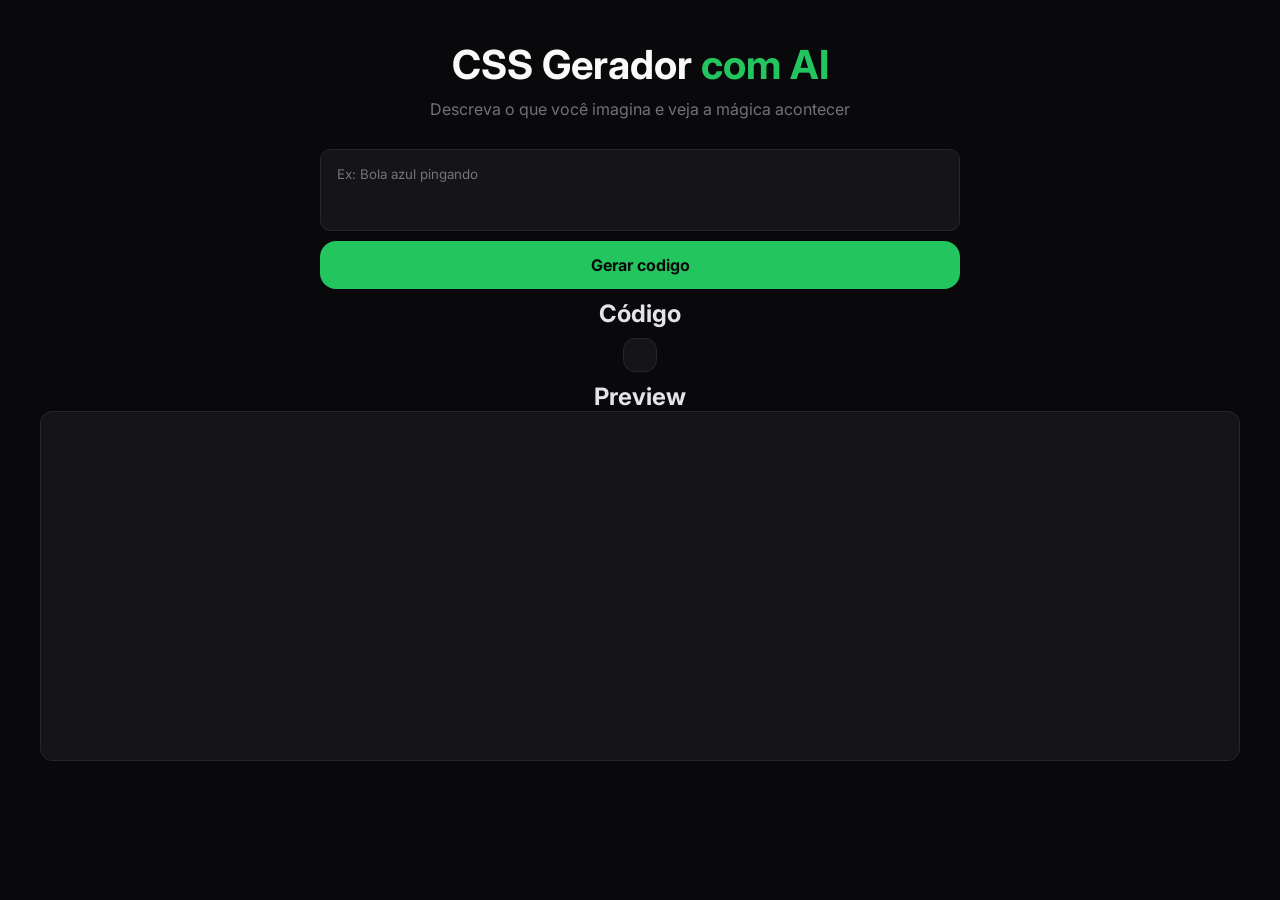
<file: projetos/css gerador/geradorIA.html>
<!DOCTYPE html>
<html lang="pt-BR">

<head>
    <meta charset="UTF-8">
    <meta name="viewport" content="width=device-width, initial-scale=1.0">
    <link rel="stylesheet" href="geradorIA.css">
    <link rel="preconnect" href="https://fonts.googleapis.com">
    <link rel="preconnect" href="https://fonts.gstatic.com" crossorigin>
    <link
        href="https://fonts.googleapis.com/css2?family=Inter:ital,opsz,wght@0,14..32,100..900;1,14..32,100..900&display=swap"
        rel="stylesheet">
    <title>Portifolio</title>
</head>

<body>
    <h1>
        CSS Gerador <span>com AI</span>
    </h1>

    <p>Descreva o que você imagina e veja a mágica acontecer</p>

    <textarea class="caixa-texto" rows="3" placeholder="Ex: Bola azul pingando"></textarea>

    <button class="botao-gerar">Gerar codigo</button>

    <h2>Código</h2>
    <p class="bloco-codigo"></p>

    <h2>Preview</h2>
    <iframe class="resultado-codigo"></iframe>

</body>

<script src="scripts.js">
    
</script>

</html>
</file>
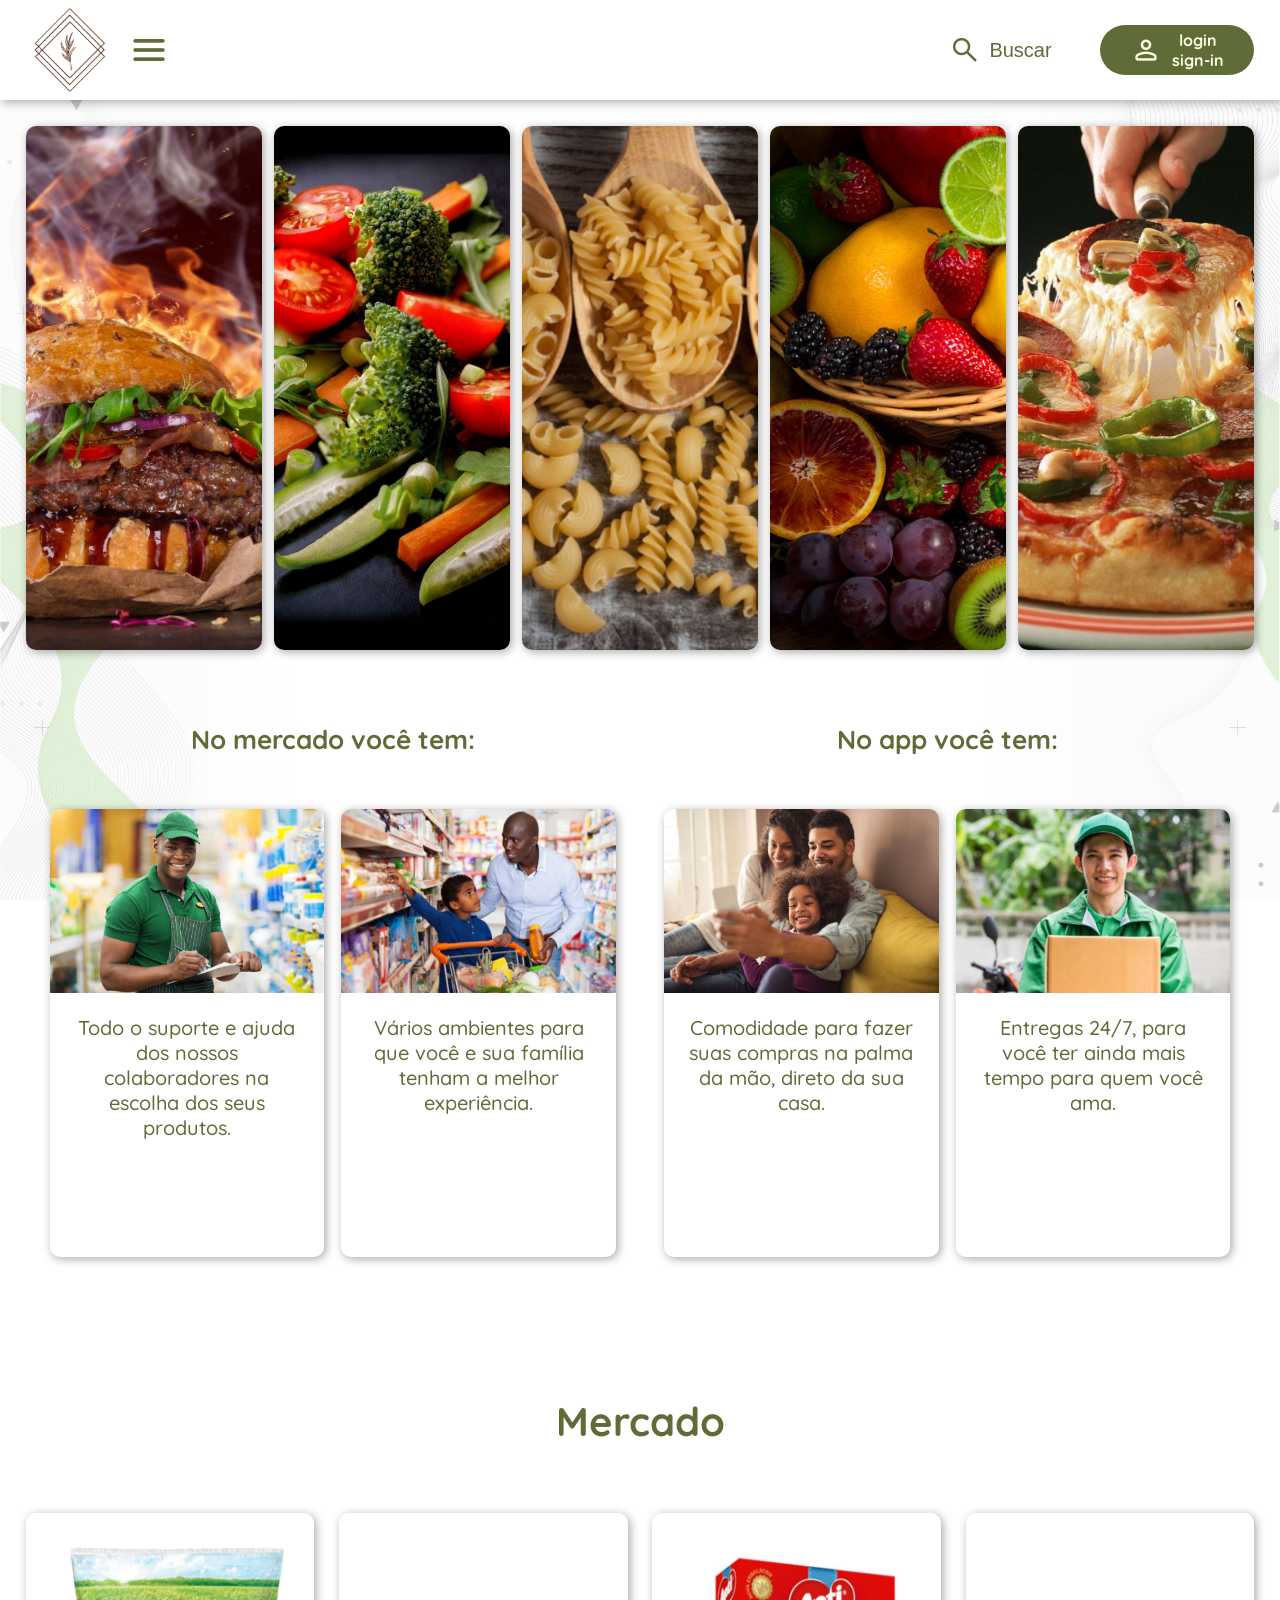
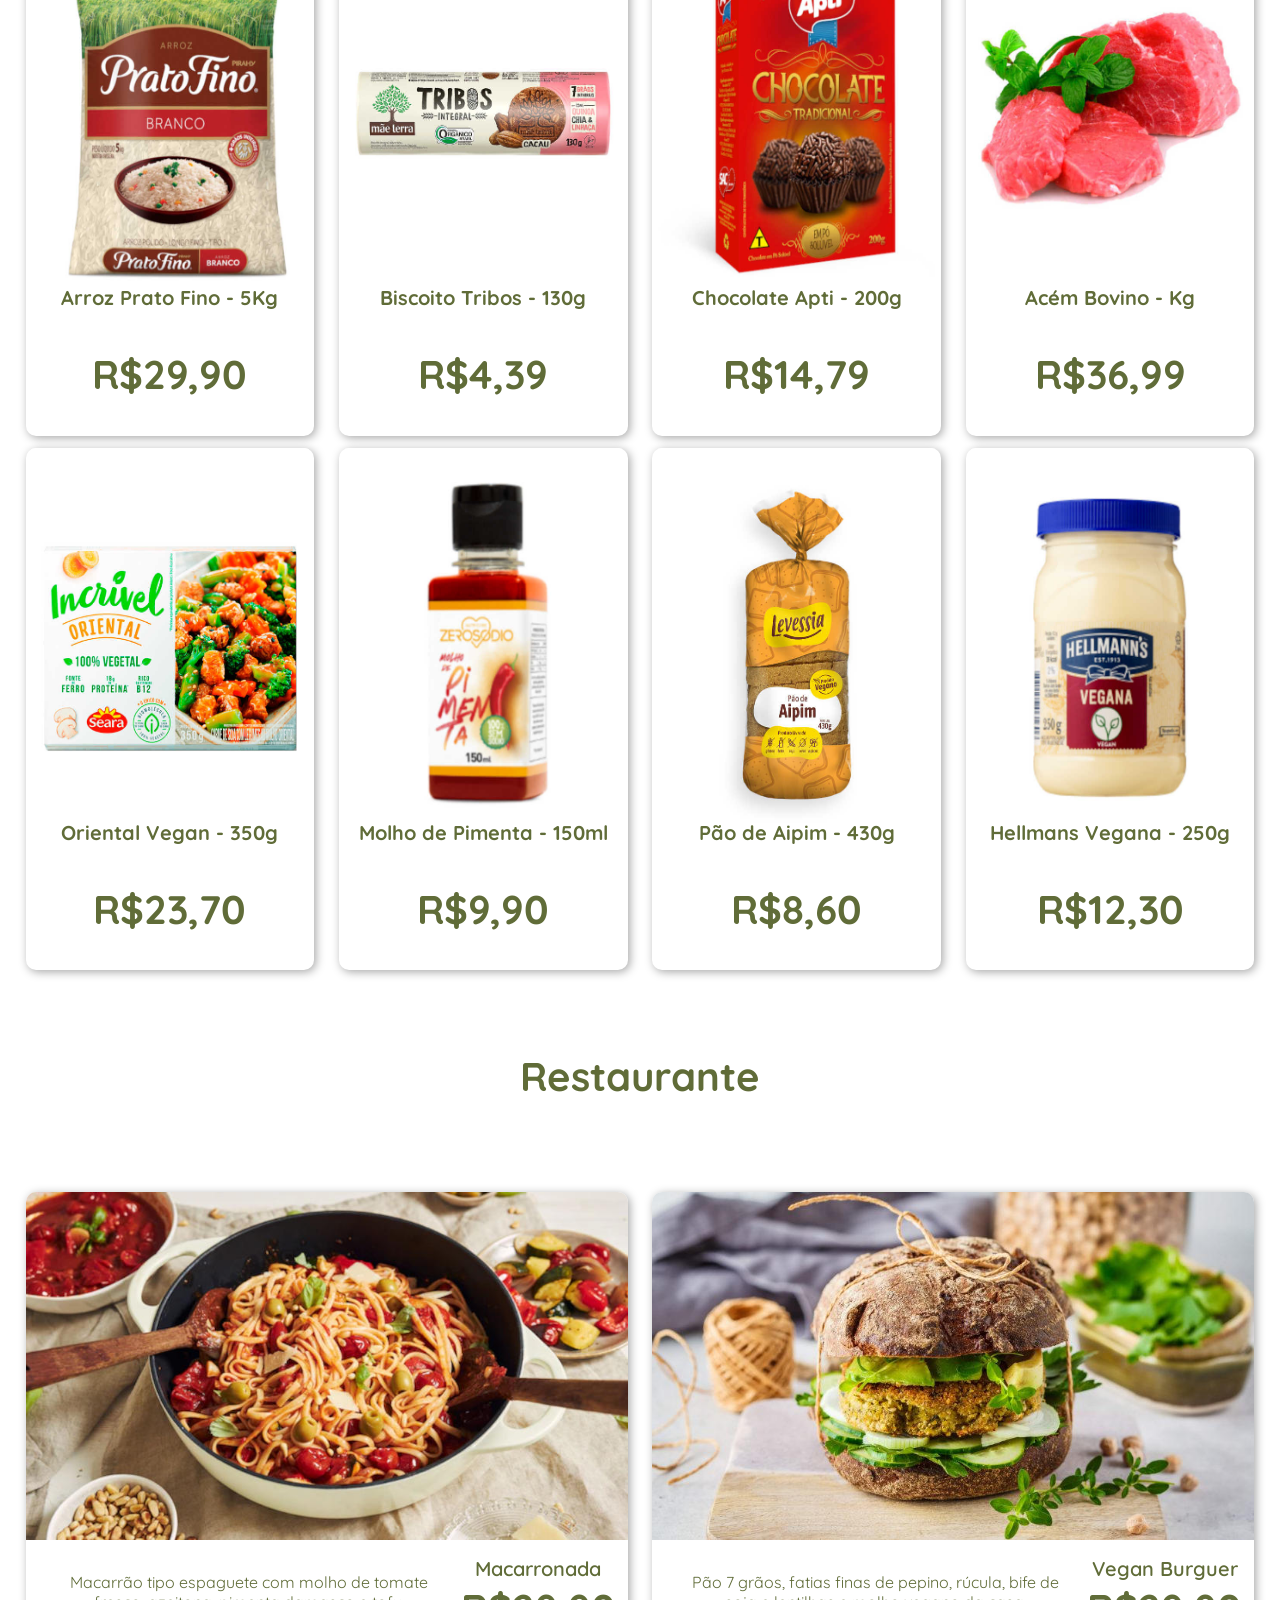
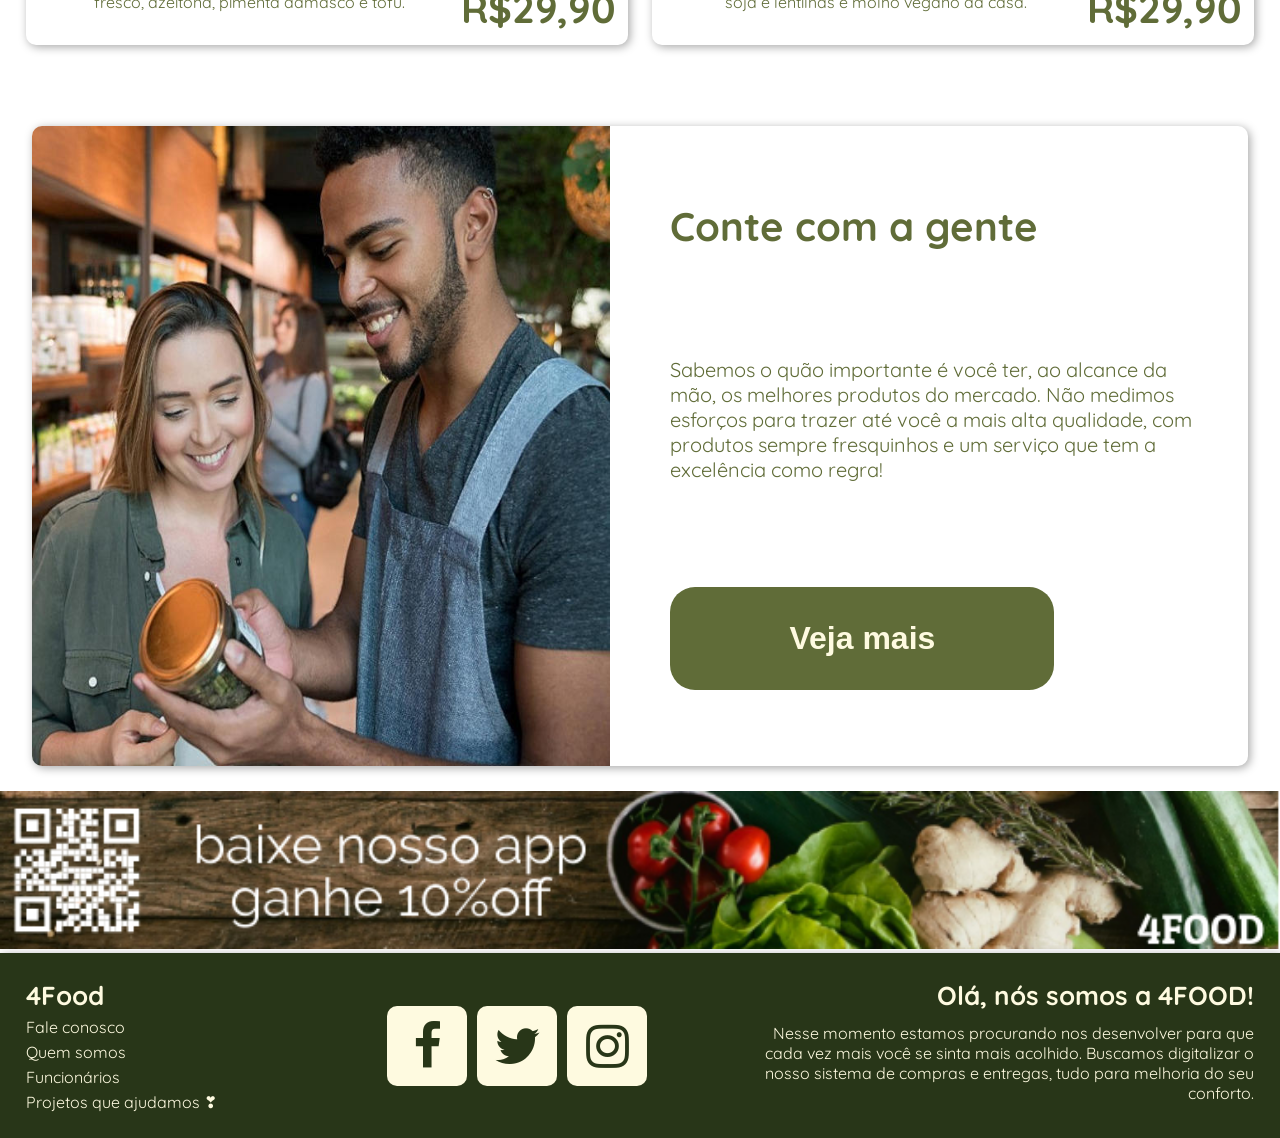
<file: projetos/restaurante/restaurante.html>
<!DOCTYPE html>
<html lang="pt-BR">
<head>
    <meta charset="UTF-8">
    <meta http-equiv="X-UA-Compatible" content="IE=edge">
    <meta name="viewport" content="width=device-width, initial-scale=1.0">

    <link rel="stylesheet" href="restaurante.css">

    <link rel="stylesheet" href="https://fonts.googleapis.com/css2?family=Material+Symbols+Rounded:opsz,wght,FILL,GRAD@20..48,100..700,0..1,-50..200" />
    
    <link rel="stylesheet" href="https://cdnjs.cloudflare.com/ajax/libs/font-awesome/4.7.0/css/font-awesome.min.css">

    <title> 4Food </title>
</head>
<body>
    <header>
        <nav>
            <a href="" id="logo">
                <img src="./img/cabecalho/4food.png" alt="logo do site">
            </a>
            
            <div id="category-container">
                <input type="checkbox" id="category-box">
                <label for="category-box">
                    <span class="material-symbols-rounded">menu</span>
                </label>

                <ul>
                    <li>Opção 1</li>
                    <li>Opção 2</li>
                    <li>Opção 3</li>
                    <li>Opção 4</li>
                    <li>Opção 5</li>
                </ul>
            </div>
        
            <div id="search-container">
                <div id="search-box">
                    <label for="search-icon">
                        <span class="material-symbols-rounded">search</span>
                    </label>
                    <input placeholder="Buscar" type="search" id="search-icon" name="search-icon">
                </div>
            </div>
            
            <div id="login-container">
                <span class="material-symbols-rounded">person_filled</span>

                <div>
                    <p>login</p>
                    <p>sign-in</p>
                </div>
            </div>
        </nav>
    </header>

    <main>
        <section id="background">
            <img src="./img/bg/1.png" alt="">
            <img src="./img/bg/2.png" alt="">
        </section>

        <section id="row-best-products">
            <div class="product">
                <img src="./img/primeira div/fotohamburgur.jpg" id="img1" alt="hamburguer"> 
            </div>
            <div class="product">
                <img src="./img/primeira div/verdura.jpg" id="img2" alt="pizza" > 
            </div>
            <div class="product">
                <img src="./img/primeira div/massas.jpg" id="img3" alt="massa"> 
            </div>
            <div class="product">
                <img src="./img/primeira div/frutas.jpg" id="img4" alt="mamao"> 
            </div>
            <div class="product">
                <img src="./img/primeira div/pizza1.jpg" id="img5" alt="verduras"> 
            </div>
        </section>

        <section id="row-benefits">
            <div class="container">
                <h1>No mercado você tem:</h1>

                <div class="card-box">
                    <div class="card">
                        <div>
                            <img src="./img/section-2/funcionario.jpg" alt="ferrero rocher">
                        </div>
                        
                        <p>Todo o suporte e ajuda dos nossos colaboradores na escolha dos seus produtos.</p>
                    </div>
    
                    <div class="card">
                        <div>
                            <img src="./img/section-2/familia.jpg" alt="ferrero rocher">
                        </div>

                        <p>Vários ambientes para que você e sua família tenham a melhor experiência.</p>
                    </div>
                </div>
            </div>

            <div class="container">
                <h1>No app você tem:</h1>

                <div class="card-box">
                    <div class="card">
                        <div>
                            <img src="./img/section-2/celular.jpg" alt="ferrero rocher">
                        </div>
                        
                        <p>Comodidade para fazer suas compras na palma da mão, direto da sua casa.</p>
                    </div>
    
                    <div class="card">
                        <div>
                            <img src="./img/section-2/entregador.jpg" alt="ferrero rocher">
                        </div>

                        <p>Entregas 24/7, para você ter ainda mais tempo para quem você ama.</p>
                    </div>
                </div>
            </div>
        </section>

        <section id="row-market">
            <h1>Mercado</h1>
            
            <div class="card-box">
                <div class="card">
                    <img src="./img/section-3/arroz.jpg" id="img1" alt="pacote de arroz">

                    <p>Arroz Prato Fino - 5Kg</p>

                    <h1>R$29,90</h1>
                </div>

                <div class="card">
                    <img src="./img/section-3/biscoito.jpg" id="img1" alt="pacote de biscoito amantegado">
                    
                    <p>Biscoito Tribos - 130g</p>

                    <h1>R$4,39</h1>
                </div>

                <div class="card">
                    <img src="./img/section-3/chocolate.jpg" id="img1" alt="barra de chocolate">
                    
                    <p>Chocolate Apti - 200g</p>

                    <h1>R$14,79</h1>
                </div>

                <div class="card">
                    <img src="./img/section-3/carne.jpg" id="img1" alt="peça de carne bovina">
                    
                    <p>Acém Bovino - Kg</p>

                    <h1>R$36,99</h1>
                </div>
            </div>
            <div class="card-box">
                <div class="card">
                    <img src="./img/section-3/carne-oriental.jpg" id="img1" alt="pacote de arroz">

                    <p>Oriental Vegan - 350g</p>

                    <h1>R$23,70</h1>
                </div>

                <div class="card">
                    <img src="./img/section-3/molho.jpg" id="img1" alt="pacote de biscoito amantegado">
                    
                    <p>Molho de Pimenta - 150ml</p>

                    <h1>R$9,90</h1>
                </div>

                <div class="card">
                    <img src="./img/section-3/pao.jpg" id="img1" alt="barra de chocolate">
                    
                    <p>Pão de Aipim - 430g</p>

                    <h1>R$8,60</h1>
                </div>

                <div class="card">
                    <img src="./img/section-3/maionese.jpg" id="img1" alt="peça de carne bovina">
                    
                    <p>Hellmans Vegana - 250g</p>

                    <h1>R$12,30</h1>
                </div>
            </div>
        </section>

        <div id="space-box">
            <br>
            <br>
            <br>
            <br>
            <br>
            <br>
            <br>
            <br>
            <br>
        </div>

        <section id="row-restaurant">
            <h1>Restaurante</h1>

            <div class="card-box">
                <div class="card">
                    <img src="./img/section-4/macarrao.jpg" id="img1" alt="pacote de biscoito amantegado">
                    
                    <div class="card-info">
                        <p>Macarrão tipo espaguete com molho de tomate fresco, azeitona, pimenta damasco e tofu.</p>
                        <div>
                            <p>Macarronada</p>

                            <h1>R$29,90</h1>
                        </div>
                    </div>
                </div> 
    
                <div class="card">
                    <img src="./img/section-4/hamburguer.jpg" id="img1" alt="pacote de biscoito amantegado">
                    
                    <div class="card-info">
                        <p>Pão 7 grãos, fatias finas de pepino, rúcula, bife de soja e lentilhas e molho vegano da casa.</p>
                        <div>
                            <p>Vegan Burguer</p>

                            <h1>R$29,90</h1>
                        </div>
                    </div>
                </div>                   
            </div>
        </section>

        <section id="row-message">
            <div id="image">                    
                <img src="./img/section-5/cliente1.jpg">
            </div>

            <div id="text">
                <h1>Conte com a gente</h1>
                <p>Sabemos o quão importante é você ter, ao alcance da mão, os melhores produtos do mercado. Não medimos esforços para trazer até você a mais alta qualidade, com produtos sempre fresquinhos e um serviço que tem a excelência como regra!</p> 
                <button>Veja mais</button>
            </div>
        </section>

        <section id="row-banner">
            <img src="./img/baixe o app/baixeapp.png" alt="vengetais">
        </section>
    </main>

    <footer>
        <section>
            <nav id="menu-links">
                <h1>4Food</h1>
    
                <a href="">
                    <p>Fale conosco</p>
                </a>
                <a href="">
                    <p>Quem somos</p>
                </a>
                <a href="">
                    <p>Funcionários</p>
                </a>
                <a href="">
                    <p>Projetos que ajudamos ❣</p>
                </a>
            </nav>
    
            <nav id="social-icons">
                <a target="_blank" href="https://www.facebook.com" class="fa fa-facebook"></a>
                <a target="_blank" href="https://www.twitter.com" class="fa fa-twitter"></a>
                <a target="_blank" href="https://www.instagram.com" class="fa fa-instagram"></a>
            </nav>
    
            <div id="institutional-text">
                <h1>Olá, nós somos a 4FOOD!</h1>
                <p>Nesse momento estamos procurando nos desenvolver para que cada vez mais você se sinta mais acolhido. Buscamos digitalizar o nosso sistema de compras e entregas, tudo para melhoria do seu conforto.</p>
            </div>
        </section>
    </footer>
</body>
</html>
</file>
<file: projetos/css gerador/geradorIA.css>
* {
    margin: 0;
    padding: 0;
    box-sizing: border-box;
    font-family: "Inter", sans-serif;
}

body {
    background-color: #09090b;
    color: #e4e4e7;
    padding: 40px;
    display: flex;
    flex-direction: column;
    align-items: center;

}

h1 {
    font-size: 40px;
    color: #fafafa;
    font-weight: bold;
}

span {
    color: #22c55e;
}

p {
    color: #71717a;
    margin: 10px;
}

textarea {
    resize: none;
    width: 100%;
    max-width: 640px;
    padding: 16px;
    border: 1px solid #27272a;
    border-radius: 10px;
    background: #141419;
    color: #fafafa;
    outline: none;
    margin-top: 20px;
}

button {
    width: 100%;
    max-width: 640px;
    background: #22c55e;    
    color: #090909;
    font-size: 16px;
    font-weight: bold;
    border-radius: 16px;
    border: none;
    padding: 14px;
    cursor: pointer;
    margin: 10px;
}

.bloco-codigo {
    background: #141419;
    border: 1px solid #27272a;
    border-radius: 12px;
    padding: 16px;
    font-size: 14px;
    color: #34d399;
    line-height: 2;
    overflow: auto;
}

.resultado-codigo {
    width: 100%;
    height: 100%;
    min-height: 350px;
    border: 1px solid #27272a;
    border-radius: 12px;
    background: #141419;
}
</file>
<file: projetos/restaurante/restaurante.css>
@import url('https://fonts.googleapis.com/css2?family=Quicksand:wght@300;400;500;600;700&display=swap');

* {
    margin: 0;
    padding: 0;
    box-sizing: border-box;
    border: none transparent;
    outline: none;
    text-decoration: none;
    list-style: none;
}

:root {
    --cor-1: #606C38;
    --cor-2: #283618;
    --cor-3: #FEFAE0;

    --sombra-1: 2px 2px 10px rgba(0, 0, 0, 0.350);

    --texto-0: 40px;
    --texto-1: 32px;
    --texto-2: 26px;
    --texto-3: 20px;
    --texto-4: 16px;
            
    --cantos-botoes: 25px;
    --cantos-cards: 10px;

    --tempo-transicao: 0.5s;

    --espaco-1: 2%;
    --espaco-2: 1%;
}

body {
    font-family: 'Quicksand', sans-serif;
}

main #background {
    position: fixed;
    display: flex;
    justify-content: space-between;
    width: 100vw;
    height: 100vh;
    margin-top: -100px;
    height: fit-content;
    z-index: 1;
    opacity: 0.25;
}

main #background img {
    width: 30%;
    max-width: max-content;
    height: 100vh;
}

/*----------------------------------------------------------
------------------------------------------------------------
----------------------------------------------------------*/

/*CABEÇALHO - INÍCIO*/
header {
    position: fixed;
    z-index: 10;

    width: 100%;
    padding: 0 var(--espaco-1);
    top: 0;

    background-color: white;

    box-shadow: var(--sombra-1);
}

header nav {
    width: 100%;
    height: 100px;

    display: flex;
    align-items: center;
    justify-content: space-between;
}

header nav #logo img {
    display: block;
    height: 90px;
}

header nav #category-container {
    display: flex;
    text-align: center;
    align-items: center;
    justify-content: center;

    width: 40px;
    height: 60px;
    margin: 0 10px;
    padding: var(--espaco-1);
}

header nav #category-container span {
    display: flex;
    text-align: center;
    align-items: center;
    justify-content: center;
    
    height: 100%;

    font-size: var(--texto-0);
    font-weight: 600;

    color: var(--cor-1);
}

header nav #category-container #category-box {
    display: none;
}

header nav #category-container ul {
    display: block;

    opacity: 0;

    position: fixed;
    text-align: left;

    width: 100vw;
    height: 100vh;
    top: 100px;
    left: -100vw;
    padding: 0 80px;

    background-color: var(--cor-2);

    transition: all 0.3s;
}

header nav #category-container ul li {
    display: block;
    margin: 25px;

    font-size: var(--texto-2);

    color: var(--cor-3);
}

header nav #category-container #category-box:checked ~ ul {
    left: 0vw;

    opacity: 1;
}

header nav #search-container {
    display: flex;
    text-align: center;
    align-items: center;
    justify-content: right;

    width: 100%;
    height: 60px;
    margin: 0 10px;
}

header nav #search-container #search-box {
    display: flex;
    text-align: center;
    align-items: center;
    justify-content: center;

    width: 170px;
    height: 50px;
    padding: 5px 15px;

    border-radius: var(--cantos-botoes);

    transition: all var(--tempo-transicao);
}

header nav #search-container #search-box:hover {
    background-color: var(--cor-3);
}

header nav #search-container #search-box:focus-within {
    background-color: var(--cor-3);

    width: 100%;
}

header nav #search-container #search-box span {
    display: flex;
    text-align: center;
    align-items: center;
    justify-content: center;
    
    height: 100%;
    margin-left: 10px;

    font-size: var(--texto-1);

    color: var(--cor-1);
}

header nav #search-container #search-box input {
    width: 90px;
    height: 40px;
    padding-left: 8px;

    background-color: transparent;
    color: var(--cor-1);

    font-size: var(--texto-3);

    transition: all var(--tempo-transicao);
}

header nav #search-container #search-box input:focus {
    outline: none;

    width: 100%;
}

header nav #search-container #search-box input::placeholder {
    color: var(--cor-1);
}

header nav #login-container {
    display: flex;
    text-align: center;
    align-items: center;
    justify-content: center;

    width: 100%;
    height: 50px;
    max-width: max-content;
    padding: 5px 30px;

    border-radius: var(--cantos-botoes);
    
    background-color: var(--cor-1);
    color: var(--cor-3);

    transition: all var(--tempo-transicao);
}

header nav #login-container:hover {
    background-color: var(--cor-2);
}

header nav #login-container span {
    font-size: var(--texto-1);
}

header nav #login-container p {
    font-size: var(--texto-4);
    font-weight: bold;

    width: 100%;
    margin: 0 5px;
}
/*CABEÇALHO - FIM*/

/*----------------------------------------------------------
------------------------------------------------------------
----------------------------------------------------------*/

main {
    display: grid;
    justify-content: center;
    width: 100%;
    margin-top: 100px;
}

/*----------------------------------------------------------
------------------------------------------------------------
----------------------------------------------------------*/

/*SECTION 1 - CARDS COM OS MELHORES PRODUTOS*/
main #row-best-products {
    display: grid;
    grid-template-columns: 1fr 1fr 1fr 1fr 1fr;
    column-gap: 1%;
    text-align: center;
    align-items: center;
    justify-content: center;

    width: 100%;
    height: 45vw;
    padding: var(--espaco-1);

    z-index: 2;
}

main #row-best-products .product {
    overflow: hidden;

    width: 100%;
    height: 100%;

    transition: all var(--tempo-transicao);

    border-radius: var(--cantos-cards);

    box-shadow: var(--sombra-1);
}

main #row-best-products .product:hover {
    transform: scale(1.05);
}

main #row-best-products .product img {
    height: 100%;

    transition: all 0.5s;
}

main #row-best-products .product img:hover {
    transform: scale(1.1);
}

/*----------------------------------------------------------
------------------------------------------------------------
----------------------------------------------------------*/

/*SECTION 2 - 2 CAIXAS COM 4 OPÇÕES DE CARDS EM CADA*/
main #row-benefits {
    display: grid;
    grid-template-columns: 1fr 1fr;

    width: 100%;
    height: 50vw;
    padding: var(--espaco-1);

    z-index: 2;
}

main #row-benefits .container {
    display: grid;
    align-items: center;
    text-align: center;
    justify-content: center;

    width: 100%;
    height: 100%;
    padding: var(--espaco-1);
}


main #row-benefits .container h1 {
    font-size: var(--texto-2);

    margin-bottom: 4%;

    color: var(--cor-1);
}

main #row-benefits .container .card-box {
    display: grid;
    grid-template-columns: 1fr 1fr;
    column-gap: 3%;
    text-align: center;
    align-items: center;
    justify-content: center;

    width: 100%;
    height: 100%;
    padding: var(--espaco-1);
}

main #row-benefits .container .card-box .card {
    display: block;
    text-align: center;
    align-items: center;
    justify-content: center;

    width: 100%;
    height: 35vw;

    box-shadow: var(--sombra-1);

    border-radius: var(--cantos-cards);

    overflow: hidden;

    background-color: white;
}

main #row-benefits .container .card-box .card img {
    display: grid;
    text-align: center;
    align-items: center;
    justify-content: center;

    width: 100%;
    height: 100%;
}

main #row-benefits .container .card-box .card p {
    padding: 8%;

    font-size: var(--texto-3);
    font-weight: 500;

    color: var(--cor-1);
}

/*----------------------------------------------------------
------------------------------------------------------------
----------------------------------------------------------*/

/*SECTION 3 - MERCADO*/
main #row-market {
    display: grid;
    row-gap: 1%;
    text-align: center;
    align-items: center;
    justify-content: center;

    width: 100%;
    height: 100vw;
    padding: var(--espaco-1);

    z-index: 2;
}

main #row-market h1 {
    font-size: var(--texto-0);

    color: var(--cor-1);
}

main #row-market .card-box {
    display: grid;
    grid-template-columns: 1fr 1fr 1fr 1fr;
    column-gap: 2%;

    height: 100%;
}

main #row-market .card-box .card {
    display: grid;
    text-align: center;

    justify-content: center;

    box-shadow: var(--sombra-1);

    border-radius: var(--cantos-cards);

    overflow: hidden;

    height: 100%;
    padding: 0 2%;

    background-color: white;
}

main #row-market .card-box .card p {
    font-size: var(--texto-3);
    font-weight: bold;
    text-align: center;

    margin-top: -10%;

    color: var(--cor-1);
}

main #row-market .card-box .card h1 {
    font-size: var(--texto-0);
    text-align: center;
}

main #row-market .card-box .card img {
    width: 100%;
    height: 100%;
}

/*----------------------------------------------------------
------------------------------------------------------------
----------------------------------------------------------*/

main #space-box {
    display: none;
    z-index: 2;
}

/*----------------------------------------------------------
------------------------------------------------------------
----------------------------------------------------------*/

/*SECTION 4 - RESTAURANTE*/
main #row-restaurant {
    display: grid;
    row-gap: 5%;
    text-align: center;
    align-items: center;
    justify-content: center;

    width: 100%;
    height: 55vw;
    padding: 2%;

    z-index: 2;
}

main #row-restaurant h1 {
    font-size: var(--texto-0);

    color: var(--cor-1);
}

main #row-restaurant .card-box {
    display: grid;
    grid-template-columns: 1fr 1fr;
    column-gap: 2%;
}

main #row-restaurant .card-box .card {
    display: grid;
    text-align: right;
    align-items: center;
    justify-content: center;

    box-shadow: var(--sombra-1);

    border-radius: var(--cantos-cards);

    overflow: hidden;

    background-color: white;
}

main #row-restaurant .card-box .card img {
    width: 100%;
    height: 100%;
}

main #row-restaurant .card-box .card .card-info {
    display: flex;
    justify-content: space-around;
    align-items: center;

    padding: 2%;
}

main #row-restaurant .card-box .card .card-info p {
    font-size: var(--texto-4);
    text-align: center;

    padding: 2% 4%;

    color: var(--cor-1);
}

main #row-restaurant .card-box .card .card-info div p {
    font-size: var(--texto-3);
    font-weight: 600;
    margin-top: 2%;
    padding: 1%;
}

main #row-restaurant .card-box .card h1 {
    font-size: var(--texto-0);
}

/*----------------------------------------------------------
------------------------------------------------------------
----------------------------------------------------------*/

/*SECTION 5 - VANTAGENS*/
main #row-message {
    display: grid;
    grid-template-columns: 1fr 1fr;
    column-gap: 5%;

    width: 95%;
    height: 50vw;
    margin: 2% auto;

    border-radius: var(--cantos-cards);

    box-shadow: var(--sombra-1);

    overflow: hidden;

    background-color: white;

    z-index: 2;
}

main #row-message #image {
    height: 100%;
}

main #row-message #image img {
    width: 100%;
    height: 100%;
}

main #row-message #text {
    display: grid;
    align-items: center;

    padding-top: 4%;
    padding-bottom: 4%;
    padding-right: 8%;
}

main #row-message #text h1 {
    font-size: var(--texto-0);

    color: var(--cor-1);
}

main #row-message #text p {
    font-size: var(--texto-3);

    color: var(--cor-1);
}

main #row-message #text button {
    font-size: var(--texto-1);
    font-weight: bold;

    width: 30vw;
    height: 8vw;
    padding: 0 10%;

    border-radius: var(--cantos-botoes);

    background-color: var(--cor-1);
    color: var(--cor-3);

    transition: all var(--tempo-transicao);
}

main #row-message #text button:hover {
    background-color: var(--cor-2);
}

/* começo baixe o app */

main #row-banner {
    width: 100%;

    overflow: hidden;

    z-index: 2;
}

main #row-banner img {
    width: 100%;
}
/* fim baixe o app */

/*----------------------------------------------------------
------------------------------------------------------------
----------------------------------------------------------*/

/* rodape */
footer {
    position: relative;

    display: flex;
    justify-content: center;

    box-shadow: var(--sombra-1);

    background-color: var(--cor-2);

    z-index: 2;
}

footer section {
    display: grid;
    grid-template-columns: 1fr 2fr 2fr;

    padding: 2%;

    background-color: transparent;
}

footer section #menu-links {
    display: grid;
    row-gap: 5px;
    text-align: left;
}

footer section #menu-links h1 {
    color: var(--cor-3);

    font-size: var(--texto-2);
}

footer section #menu-links a {
    color: var(--cor-3);

    font-size: var(--texto-4);
}

footer section #social-icons {
    display: flex;
    text-align: center;
    align-items: center;
    justify-content: center;
}

footer section #social-icons a {
    display: grid;
    text-align: center;
    align-items: center;
    justify-content: center;

    width: 80px;
    height: 80px;
    margin: 0 5px;

    font-size: 50px;
    
    background-color: var(--cor-3);
    color: var(--cor-2);

    border-radius: var(--cantos-cards);
}

footer section #institutional-text {
    display: grid;
    row-gap: 2%;
    
    text-align: right;

    color: var(--cor-3);
}

footer section #institutional-text h1 {
    color: var(--cor-3);

    font-size: var(--texto-2);
}

footer section #institutional-text p {
    font-size: var(--texto-4);
}

/*----------------------------------------------------------
------------------------------------------------------------
----------------------------------------------------------*/

@media (min-width:1366px) {
    header {
        padding: 0;        
        display: flex;
        justify-content: center;
    }

    header nav {
        width: 1366px;        
        padding: 0 15px;
    }

    /*----------------------------------------------------------
    ----------------------------------------------------------*/
    
    /*SECTION 1 - CARDS COM OS MELHORES PRODUTOS*/
    main #row-best-products {
        width: 1366px;
        height: 614px;
        padding: 25px;
    }
    
    /*----------------------------------------------------------
    ----------------------------------------------------------*/

    /*SECTION 2 - 2 CAIXAS COM 4 OPÇÕES DE CARDS EM CADA*/
    main #row-benefits {   
        width: 1366px;
        height: 546px;
        padding: 25px;
    }
    
    main #row-benefits .container {
        padding: 25px;
    }    
    
    main #row-benefits .container h1 {
        margin-bottom: 20px;
    }
    
    main #row-benefits .container .card-box {
        column-gap: 15px;
    
        padding: 10px;
    }
    
    main #row-benefits .container .card-box .card {
        height: 410px;
    }
    
    main #row-benefits .container .card-box .card p {
        padding: 20px;
    
        font-size: 25px;
    }
    
    /*----------------------------------------------------------
    ----------------------------------------------------------*/
    
    /*SECTION 3 - MERCADO*/
    main #row-market {    
        width: 1366px;
        height: 1161px;
        padding: 25px;
    }
    
    main #row-market h1 {  
        padding-left: 30px;
    }
    
    main #row-market .card-box {
        height: 410px;
    }
    
    main #row-market .card-box .card p {
        margin-top: -25px;
    }
    
    main #row-market .card-box .card h1 { 
        margin-top: -25px;
        padding-left: 0;
    }
    
    main #row-market .card-box .card img {
        width: 100%;
        height: 80%;
    }
    
    /*----------------------------------------------------------
    ----------------------------------------------------------*/
    
    /*SECTION 4 - RESTAURANTE*/
    main #row-restaurant {
        row-gap: 15px;
        width: 1366px;
        height: 615px;
        padding: 25px;
    }

    main #row-restaurant .card-box {
        column-gap: 25px;
    }
    
    main #row-restaurant .card-box .card .card-info {    
        padding: 15px;
    }
    
    main #row-restaurant .card-box .card .card-info div p {
        margin-top: 0;
    }
   
    /*----------------------------------------------------------
    ----------------------------------------------------------*/
    
    /*SECTION 5 - VANTAGENS*/
    main #row-message {
        column-gap: 50px;
    
        width: 1298px;
        height: 683px;
        margin: 30px auto;
    }
       
    main #row-message #text button {
        font-size: var(--texto-1);
        font-weight: bold;
    
        width: 560px;
        height: 110px;
        padding: 0 50px;
    }
    
    /*----------------------------------------------------------
    ----------------------------------------------------------*/

    main #row-banner {
        width: 100%;
    
        border-radius: var(--cantos-cards);
    
        overflow: hidden;
    }

    /*----------------------------------------------------------
    ----------------------------------------------------------*/
    
    /* rodape */
    footer section{  
        width: 1366px; 
        padding: 25px;
    }
    
    footer section #institutional-text {
        row-gap: 5px;
    }
}

@media (min-width:640px) and (max-width:839px) {
    /*CABEÇALHO - INÍCIO*/
    header nav {
        height: 75px;
    }

    header nav #logo img {
        height: 65px;
    }

    header nav #category-container {
        width: 35px;
    }

    header nav #category-container span {       
        font-size: var(--texto-0);
    }

    header nav #category-container ul {
        top: 75px;
    }

    header nav #login-container {
        padding: 5px 15px;
    }

    header nav #login-container span {
        font-size: var(--texto-1);
    }

    header nav #login-container p {
        display: none;
    }

    /*----------------------------------------------------------
    ----------------------------------------------------------*/

    main #row-benefits .container h1 {
        font-size: var(--texto-3);
    }

    main #row-benefits .container .card-box .card p {
        padding: 5%;
        font-size: var(--texto-4);
    }

    /*----------------------------------------------------------
    ----------------------------------------------------------*/

    /*SECTION 3 - MERCADO*/
    main #row-market h1 {
        font-size: var(--texto-0);
    }

    main #row-market .card-box .card p {
        font-size: var(--texto-4);

        margin-top: -10%;
    }

    main #row-market .card-box .card h1 {
        font-size: var(--texto-1);
    }

    /*----------------------------------------------------------
    ----------------------------------------------------------*/

    /*SECTION 4 - RESTAURANTE*/
    main #row-restaurant {
        height: 60vw;
    }

    main #row-restaurant h1 {
        font-size: var(--texto-0);
    }

    main #row-restaurant .card-box .card .card-info p {
        font-size: 14px;

        padding: 2%;
    }

    main #row-restaurant .card-box .card .card-info div p {
        font-size: var(--texto-4);
    }

    main #row-restaurant .card-box .card h1 {
        font-size: var(--texto-1);
    }

    /*----------------------------------------------------------
    ----------------------------------------------------------*/

    /*SECTION 5 - VANTAGENS*/
    main #row-message #text {
        padding-top: 2%;
        padding-bottom: 2%;
        padding-right: 4%;
    }

    main #row-message #text h1 {
        font-size: var(--texto-1);
    }

    main #row-message #text p {
        font-size: 15px;
    }

    main #row-message #text button {
        font-size: var(--texto-2);
    }

    /*----------------------------------------------------------
    ----------------------------------------------------------*/

    /* rodape */
    footer section {
        display: flex;
        flex-wrap: wrap;
        text-align: center;
        align-items: center;
        justify-content: space-between;

        padding: 3%;
    }

    footer section #institutional-text {
        text-align: center;
        align-items: center;
        margin-top: 5%;
        padding-top: 2%;
        border-top: solid var(--cor-3);
    }
}

@media (min-width:430px) and (max-width:639px) {
    /*CABEÇALHO - INÍCIO*/
    header {
        width: 100%;
        padding: 0 5px;
        top: 0;
    }
    
    header nav {
        width: 100%;
        height: 75px;
        align-items: center;
        justify-content: space-between;
    }
    
    header nav #logo img {
        height: 65px;
    }
    
    header nav #category-container {
        width: fit-content;
        margin: 0;
        padding: 0;
    }
    
    header nav #category-container span {  
        font-size: var(--texto-1);
    }
    
    header nav #category-container ul {
        top: 75px;
    }

    header nav #search-container {    
        transition: all 0s;  
    }

    header nav #search-container:focus-within {
        background-color: white;
        height: 100%;
        margin: 0;
        position: absolute;
    }
    
    header nav #search-container #search-box {    
        width: fit-content;
        padding: 0;  
        transition: all 0s;  
    }
    
    header nav #search-container #search-box span {            
        margin-left: 0;
    }
    
    header nav #search-container #search-box input {   
        transition: all 0s;
    }
    
    header nav #login-container {
        padding: 5px 15px;    
        transition: all 0s;
    }

    header nav #login-container p {
        display: none;
    }
        
    /*----------------------------------------------------------
    ----------------------------------------------------------*/

    main {
        margin-top: 75px;
    }

    /*----------------------------------------------------------
    ----------------------------------------------------------*/

    /*SECTION 1 - CARDS COM OS MELHORES PRODUTOS*/
    main #row-best-products {
        display: flex;
        flex-wrap: wrap;
        column-gap: 3%;
        width: 100%;
        height: fit-content;
    }

    main #row-best-products .product {
        overflow: hidden;
        margin: 1% 0;
        width: 14vh;
        height: 24vh;
    }

    main #row-best-products .product img {
        width: 100%;
        height: 100%;
    }

    /*----------------------------------------------------------
    ----------------------------------------------------------*/

    /*SECTION 2 - 2 CAIXAS COM 4 OPÇÕES DE CARDS EM CADA*/
    main #row-benefits {
        display: flex;
        flex-wrap: wrap;
        height: fit-content;
        padding: 0 1%;
    }

    main #row-benefits .container h1 {
        font-size: var(--texto-3);
    }

    main #row-benefits .container .card-box {        
        padding: 0;
    }

    main #row-benefits .container .card-box .card {
        width: 100%;
        height: 100%;
        overflow: hidden;
    }

    main #row-benefits .container .card-box .card p {
        font-size: var(--texto-4);
        font-weight: 500;
    }

    /*----------------------------------------------------------
    ----------------------------------------------------------*/

    /*SECTION 3 - MERCADO*/
    main #row-market {
        display: grid;
        row-gap: 2%;
        text-align: center;
        align-items: center;
        justify-content: center;

        width: 100%;
        height: 110%;
    }

    main #row-market h1 {
        font-size: var(--texto-0);

        margin-bottom: -30px;
    }

    main #row-market .card-box {
        display: grid;
        grid-template-columns: 1fr 1fr;
        column-gap: 2%;
        row-gap: 2%;
    }

    main #row-market .card-box .card {
        display: grid;
        text-align: center;

        justify-content: center;

        box-shadow: var(--sombra-1);

        border-radius: var(--cantos-cards);

        overflow: hidden;

        height: 100%;
        padding: 0 2%;
        padding-bottom: 5%;
    }

    main #row-market .card-box .card h1 {
        margin-bottom: 0;
    }

    main #row-market .card-box .card img {
        width: 90%;
        height: 100%;
    }

    /*----------------------------------------------------------
    ------------------------------------------------------------
    ----------------------------------------------------------*/

    main #space-box {
        display: block;
    }

    /*----------------------------------------------------------
    ------------------------------------------------------------
    ----------------------------------------------------------*/

    /*SECTION 4 - RESTAURANTE*/
    main #row-restaurant {
        display: inline-block;
        height: 100%;
    }

    main #row-restaurant .card-box {
        display: grid;
        grid-template-columns: 1fr;
        row-gap: 2%;
    }

    main #row-restaurant .card-box .card {
        display: grid;
    }

    main #row-restaurant .card-box .card .card-info {
        display: flex;
        padding-bottom: 5%;
        padding-right: 5%;
    }

    /*----------------------------------------------------------
    ----------------------------------------------------------*/

    /*SECTION 5 - VANTAGENS*/
    main #row-message #text {
        padding-top: 2%;
        padding-bottom: 2%;
        padding-right: 4%;
    }

    main #row-message #text h1 {
        font-size: var(--texto-3);
    }

    main #row-message #text p {
        font-size: 12px;
    }

    main #row-message #text button {
        font-size: var(--texto-3);
    }

    /*----------------------------------------------------------
    ----------------------------------------------------------*/

    /* rodape */
    footer section {
        display: flex;
        flex-wrap: wrap;
        text-align: center;
        align-items: center;
        justify-content: space-between;

        padding: 5%;
    }

    footer section #social-icons {
        width: fit-content;
        display: grid;
        row-gap: 5%;
    }

    footer section #social-icons a {
        width: 45px;
        height: 45px;
        font-size: var(--texto-2);
    }

    footer section #institutional-text {
        text-align: center;
        align-items: center;
        margin-top: 10%;
        padding-top: 2%;
        border-top: solid var(--cor-3);
    }
}

@media (min-width:0px) and (max-width:429px) {
    /*CABEÇALHO - INÍCIO*/
    header {
        padding: 0 5px;
    }
    
    header nav {
        height: 75px;
        justify-content: space-between;
    }
    
    header nav #logo img {
        height: 65px;
    }
    
    header nav #category-container {
        width: fit-content;
        margin: 0;
        padding: 0;
    }
    
    header nav #category-container span {  
        font-size: var(--texto-1);
    }
    
    header nav #category-container ul {
        top: 75px;
    }

    header nav #search-container:focus-within {
        background-color: white;
        height: 100%;
        margin: 0;
        padding: 0 5%;
        position: absolute;
    }
    
    header nav #search-container #search-box {    
        width: fit-content;
        padding: 0;  
        transition: all 0s;  
    }
    
    header nav #search-container #search-box span {            
        margin-left: 0;
    }
    
    header nav #search-container #search-box input {   
        transition: all 0s;
    }
    
    header nav #login-container {
        padding: 5px 15px;    
        transition: all 0s;
    }

    header nav #login-container p {
        display: none;
    }
        
    /*----------------------------------------------------------
    ----------------------------------------------------------*/

    main {
        margin-top: 75px;
    }

    /*----------------------------------------------------------
    ----------------------------------------------------------*/

    /*SECTION 1 - CARDS COM OS MELHORES PRODUTOS*/
    main #row-best-products {
        display: flex;
        flex-wrap: wrap;
        column-gap: 3%;
        width: 100%;
        height: fit-content;
    }

    main #row-best-products .product {
        overflow: hidden;
        margin: 1% 0;
        width: 14vh;
        height: 24vh;
    }

    main #row-best-products .product img {
        width: 100%;
        height: 100%;
    }

    /*----------------------------------------------------------
    ----------------------------------------------------------*/

    /*SECTION 2 - 2 CAIXAS COM 4 OPÇÕES DE CARDS EM CADA*/
    main #row-benefits {
        display: flex;
        flex-wrap: wrap;
        height: fit-content;
        padding: 0 1%;
    }

    main #row-benefits .container h1 {
        font-size: var(--texto-3);
    }

    main #row-benefits .container .card-box {        
        padding: 0;
    }

    main #row-benefits .container .card-box .card {
        width: 100%;
        height: 100%;
        overflow: hidden;
    }

    main #row-benefits .container .card-box .card p {
        font-size: var(--texto-4);
        font-weight: 500;
    }

    /*----------------------------------------------------------
    ----------------------------------------------------------*/

    /*SECTION 3 - MERCADO*/
    main #row-market {
        display: grid;
        row-gap: 2%;
        text-align: center;
        align-items: center;
        justify-content: center;

        width: 100%;
        height: 110%;
    }

    main #row-market h1 {
        font-size: var(--texto-0);

        margin-bottom: -20px;
    }

    main #row-market .card-box {
        display: grid;
        grid-template-columns: 1fr 1fr;
        column-gap: 2%;
        row-gap: 2%;
    }

    main #row-market .card-box .card {
        display: grid;
        text-align: center;

        justify-content: center;

        box-shadow: var(--sombra-1);

        border-radius: var(--cantos-cards);

        overflow: hidden;

        height: 100%;
        padding: 0 2%;
        padding-bottom: 5%;
    }

    main #row-market .card-box .card h1 {
        margin-bottom: 0;
        font-size: 34px;
    }

    main #row-market .card-box .card img {
        width: 90%;
        height: 100%;
    }
    
    /*----------------------------------------------------------
    ----------------------------------------------------------*/

    main #space-box {
        display: block;
    }

    /*----------------------------------------------------------
    ----------------------------------------------------------*/

    /*SECTION 4 - RESTAURANTE*/
    main #row-restaurant {
        display: inline-block;
        height: 100%;
    }

    main #row-restaurant .card-box {
        display: grid;
        grid-template-columns: 1fr;
        row-gap: 2%;
    }

    main #row-restaurant .card-box .card {
        display: grid;
    }

    main #row-restaurant .card-box .card .card-info {
        display: grid;
        text-align: center;
        padding-bottom: 5%;
    }

    /*----------------------------------------------------------
    ----------------------------------------------------------*/

    /*SECTION 5 - VANTAGENS*/
    main #row-message {
        display: grid;
        grid-template-columns: 1fr;
        height: fit-content;
        text-align: center;
    }

    main #row-message #text {
        padding: 2%;
        row-gap: 2%;
    }

    main #row-message #text h1 {
        font-size: var(--texto-3);
    }

    main #row-message #text p {
        font-size: 12px;
    }

    main #row-message #text button {
        width: 100%;
        font-size: var(--texto-4);
        margin-bottom: 5px;
    }

    /*----------------------------------------------------------
    ----------------------------------------------------------*/

    /* rodape */
    footer section {
        display: flex;
        flex-wrap: wrap;
        text-align: center;
        align-items: center;
        justify-content: space-between;

        padding: 5%;
    }

    footer section #social-icons {
        width: fit-content;
        display: grid;
        row-gap: 5%;
    }

    footer section #social-icons a {
        width: 45px;
        height: 45px;
        font-size: var(--texto-2);
    }

    footer section #institutional-text {
        text-align: center;
        align-items: center;
        margin-top: 10%;
        padding-top: 2%;
        border-top: solid var(--cor-3);
    }
}
</file>
